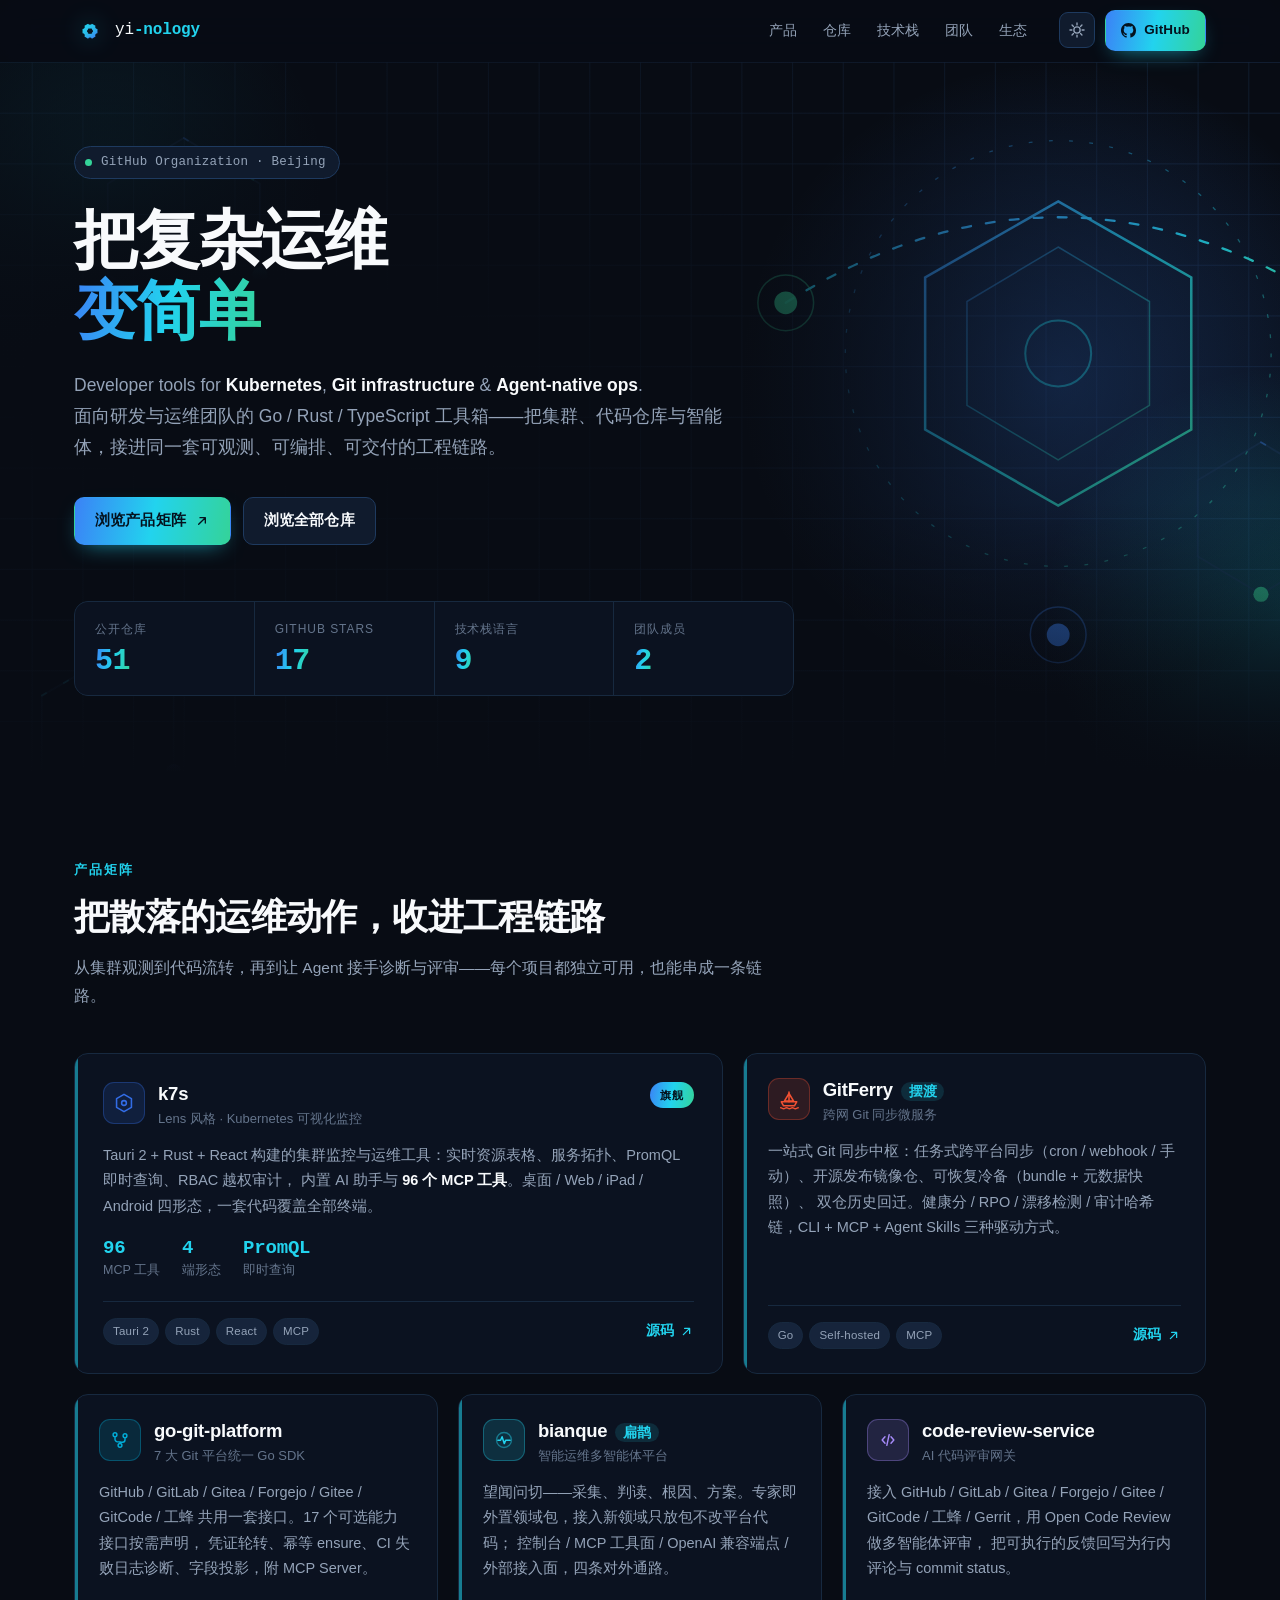
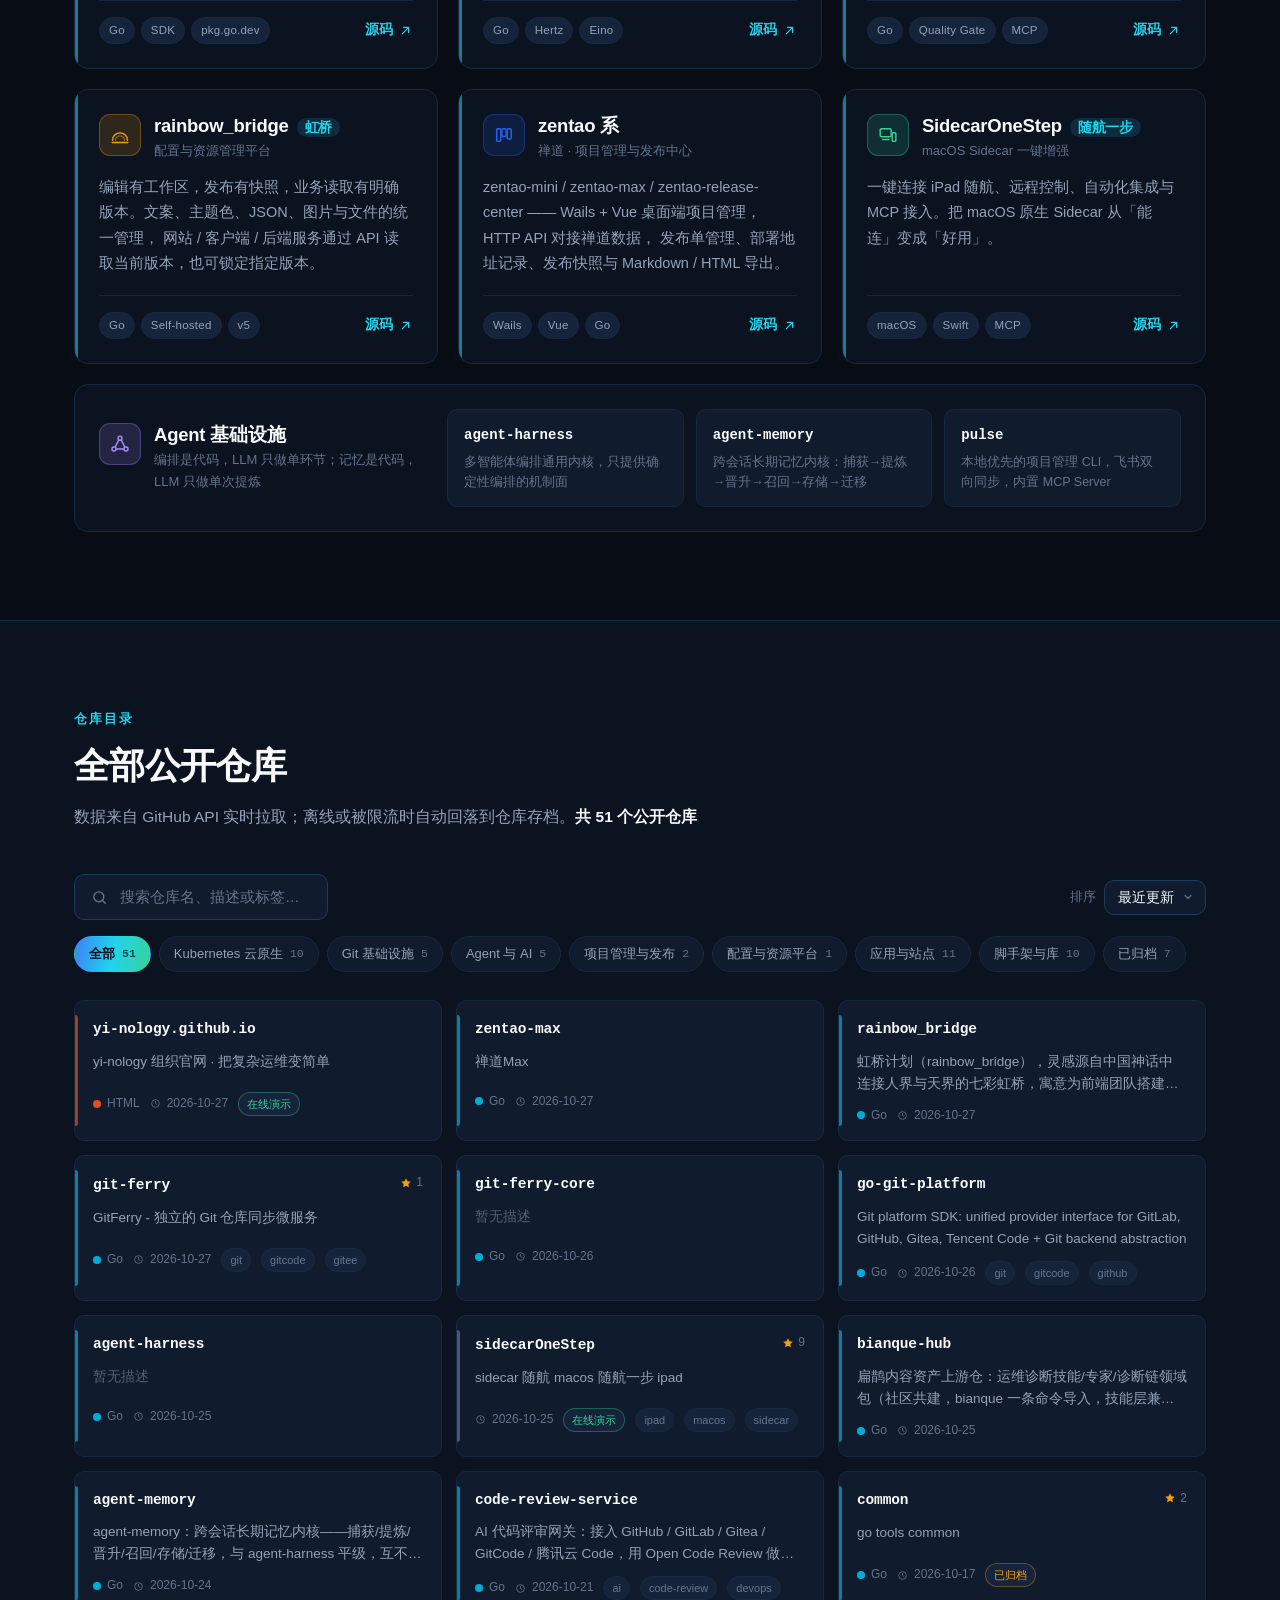
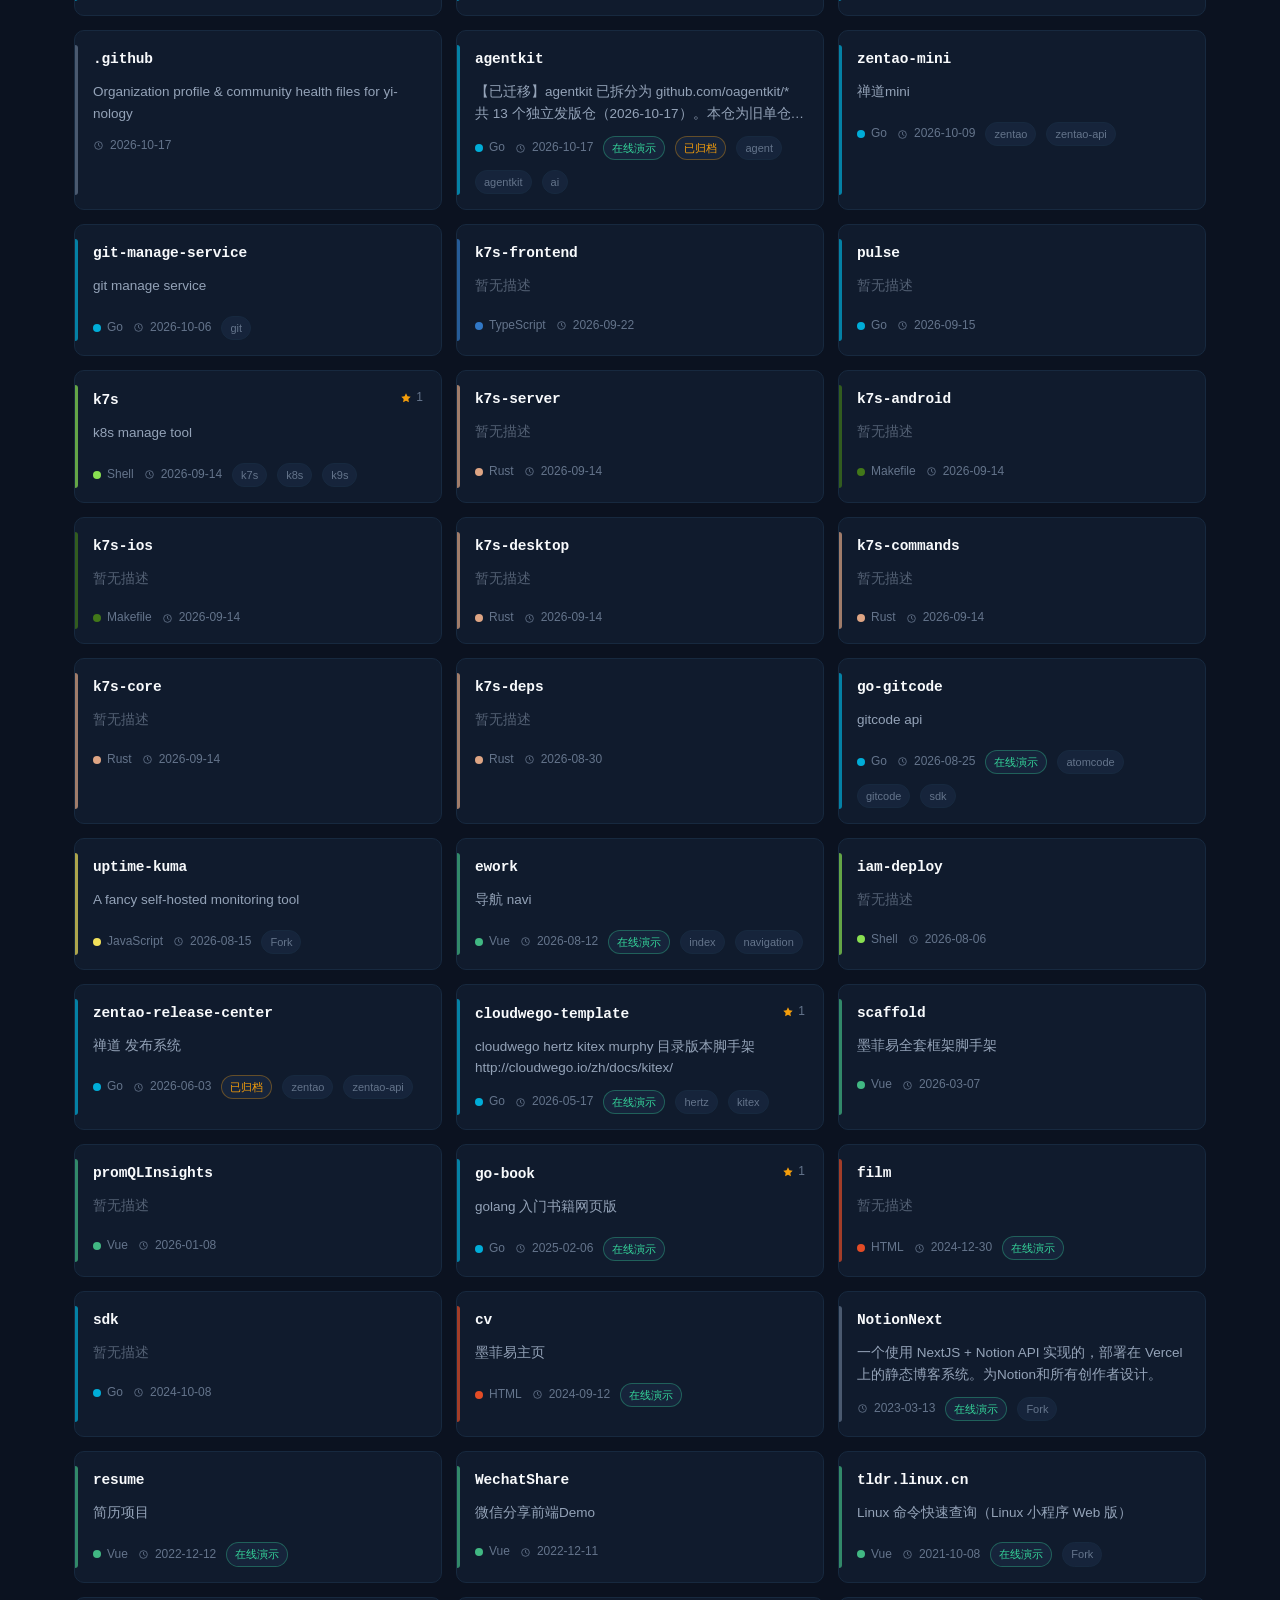
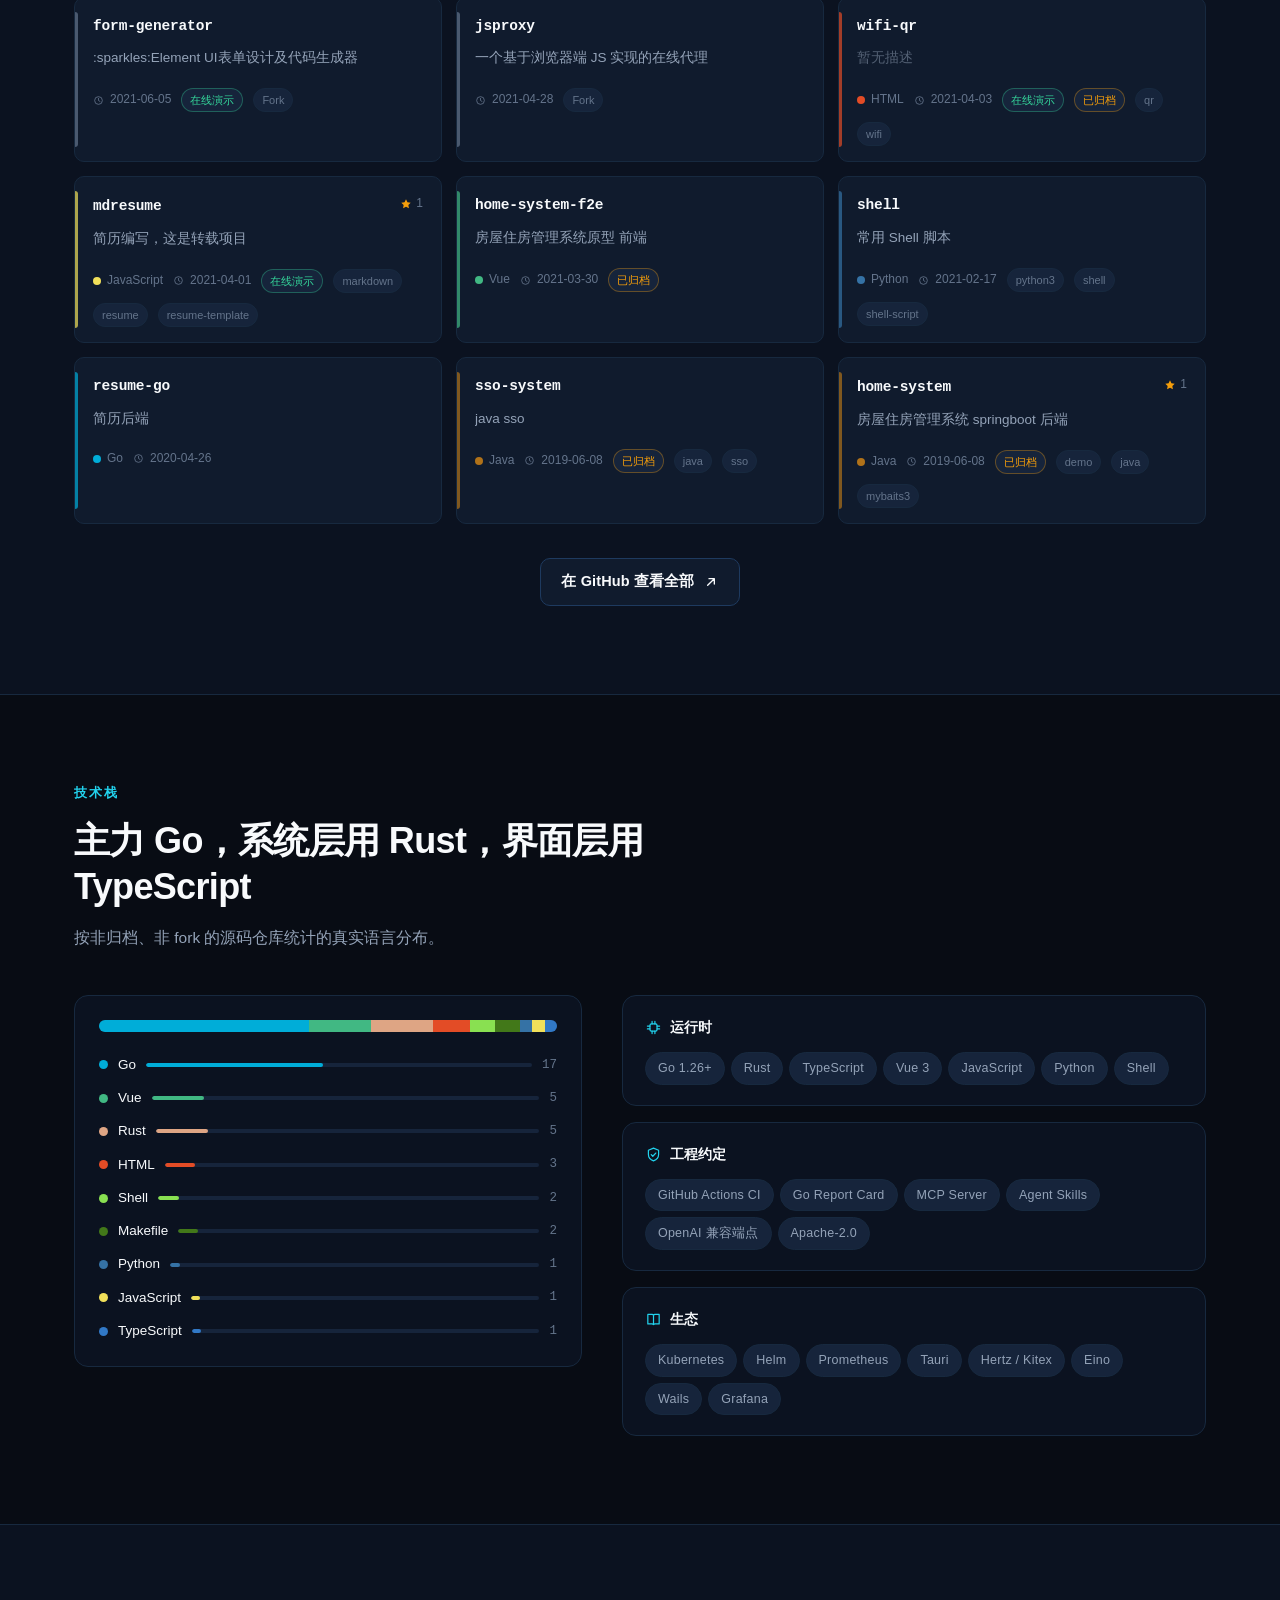
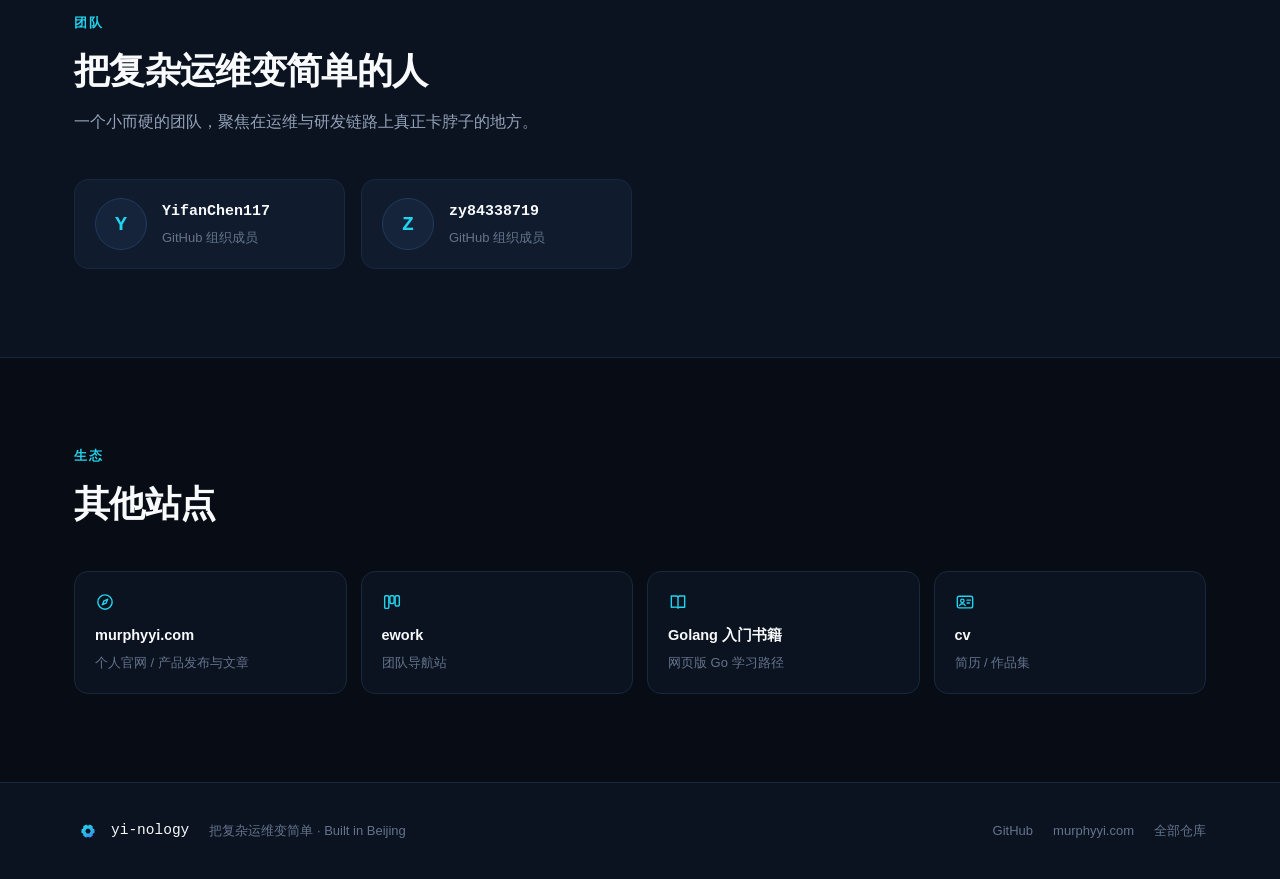
<file: index.html>
<!DOCTYPE html>
<html lang="zh-CN" data-theme="dark">
<head>
<meta charset="utf-8">
<meta name="viewport" content="width=device-width, initial-scale=1, viewport-fit=cover">
<title>yi-nology · 把复杂运维变简单</title>
<meta name="description" content="yi-nology 是一个开发者工具组织：Kubernetes 可视化监控、Git 基础设施、Agent 原生运维。面向研发与运维团队的 Go / Rust / TypeScript 工具箱。">
<meta name="theme-color" content="#0B1220">
<meta name="color-scheme" content="dark light">
<link rel="icon" href="assets/img/favicon.svg" type="image/svg+xml">
<link rel="canonical" href="https://yi-nology.github.io/">

<meta property="og:type" content="website">
<meta property="og:url" content="https://yi-nology.github.io/">
<meta property="og:title" content="yi-nology · 把复杂运维变简单">
<meta property="og:description" content="Developer tools for Kubernetes, Git infrastructure & Agent-native ops.">
<meta property="og:image" content="https://yi-nology.github.io/assets/img/og.png">
<meta property="og:site_name" content="yi-nology">
<meta name="twitter:card" content="summary_large_image">
<meta name="twitter:title" content="yi-nology · 把复杂运维变简单">
<meta name="twitter:description" content="Developer tools for Kubernetes, Git infrastructure & Agent-native ops.">
<meta name="twitter:image" content="https://yi-nology.github.io/assets/img/og.png">

<link rel="stylesheet" href="assets/css/style.css">
<script type="application/ld+json">
{
  "@context": "https://schema.org",
  "@type": "Organization",
  "name": "yi-nology",
  "url": "https://github.com/yi-nology",
  "logo": "https://yi-nology.github.io/assets/img/mark.svg",
  "description": "把复杂运维变简单 · Developer tools for Kubernetes, Git infrastructure & Agent-native ops",
  "email": "zhangyi@murphyyi.com",
  "address": { "@type": "PostalAddress", "addressLocality": "Beijing" },
  "sameAs": ["https://github.com/yi-nology", "https://murphyyi.com"]
}
</script>
</head>
<body id="top">

<svg class="sprite" aria-hidden="true" focusable="false" xmlns="http://www.w3.org/2000/svg">
  <symbol id="i-github" viewBox="0 0 16 16"><path fill="currentColor" d="M8 0C3.58 0 0 3.58 0 8c0 3.54 2.29 6.53 5.47 7.59.4.07.55-.17.55-.38 0-.19-.01-.82-.01-1.49-2.01.37-2.53-.49-2.69-.94-.09-.23-.48-.94-.82-1.13-.28-.15-.68-.52-.01-.53.63-.01 1.08.58 1.23.82.72 1.21 1.87.87 2.33.66.07-.52.28-.87.51-1.07-1.78-.2-3.64-.89-3.64-3.95 0-.87.31-1.59.82-2.15-.08-.2-.36-1.02.08-2.12 0 0 .67-.21 2.2.82a7.7 7.7 0 0 1 2-.27c.68 0 1.36.09 2 .27 1.53-1.04 2.2-.82 2.2-.82.44 1.1.16 1.92.08 2.12.51.56.82 1.27.82 2.15 0 3.07-1.87 3.75-3.65 3.95.29.25.54.73.54 1.48 0 1.07-.01 1.93-.01 2.2 0 .21.15.46.55.38A8.01 8.01 0 0 0 16 8c0-4.42-3.58-8-8-8Z"/></symbol>
  <symbol id="i-arrow" viewBox="0 0 24 24"><path fill="none" stroke="currentColor" stroke-width="2" stroke-linecap="round" stroke-linejoin="round" d="M7 17 17 7M9 7h8v8"/></symbol>
  <symbol id="i-search" viewBox="0 0 24 24"><circle cx="11" cy="11" r="7" fill="none" stroke="currentColor" stroke-width="2"/><path d="m20 20-3.6-3.6" fill="none" stroke="currentColor" stroke-width="2" stroke-linecap="round"/></symbol>
  <symbol id="i-star" viewBox="0 0 24 24"><path fill="currentColor" d="m12 2.6 2.9 5.9 6.5.9-4.7 4.6 1.1 6.5L12 17.4 6.2 20.5l1.1-6.5L2.6 9.4l6.5-.9Z"/></symbol>
  <symbol id="i-fork" viewBox="0 0 24 24"><circle cx="6" cy="5" r="2.4" fill="none" stroke="currentColor" stroke-width="1.8"/><circle cx="6" cy="19" r="2.4" fill="none" stroke="currentColor" stroke-width="1.8"/><circle cx="18" cy="12" r="2.4" fill="none" stroke="currentColor" stroke-width="1.8"/><path d="M6 7.4v9.2M8.4 12H15.6" fill="none" stroke="currentColor" stroke-width="1.8" stroke-linecap="round"/></symbol>
  <symbol id="i-clock" viewBox="0 0 24 24"><circle cx="12" cy="12" r="8.4" fill="none" stroke="currentColor" stroke-width="1.8"/><path d="M12 7.4V12l3.2 2" fill="none" stroke="currentColor" stroke-width="1.8" stroke-linecap="round"/></symbol>
  <symbol id="i-sun" viewBox="0 0 24 24"><circle cx="12" cy="12" r="4.2" fill="none" stroke="currentColor" stroke-width="1.8"/><path d="M12 2.6v2.6M12 18.8v2.6M2.6 12h2.6M18.8 12h2.6M5.4 5.4l1.9 1.9M16.7 16.7l1.9 1.9M18.6 5.4l-1.9 1.9M7.3 16.7l-1.9 1.9" stroke="currentColor" stroke-width="1.8" stroke-linecap="round"/></symbol>
  <symbol id="i-moon" viewBox="0 0 24 24"><path d="M20 14.2A8.4 8.4 0 0 1 9.8 4 8.6 8.6 0 1 0 20 14.2Z" fill="none" stroke="currentColor" stroke-width="1.8" stroke-linejoin="round"/></symbol>
  <symbol id="i-hex" viewBox="0 0 24 24"><path d="M12 2.6 20.1 7.3v9.4L12 21.4 3.9 16.7V7.3Z" fill="none" stroke="currentColor" stroke-width="1.7" stroke-linejoin="round"/><circle cx="12" cy="12" r="2.6" fill="none" stroke="currentColor" stroke-width="1.7"/></symbol>
  <symbol id="i-ferry" viewBox="0 0 24 24"><path d="M3.6 15.1h16.8l-2.5 4.3H6.1Z" fill="none" stroke="currentColor" stroke-width="1.7" stroke-linejoin="round"/><path d="M12 15.1V4.3" fill="none" stroke="currentColor" stroke-width="1.7" stroke-linecap="round"/><path d="M12 6 7.1 14.1h9.8Z" fill="none" stroke="currentColor" stroke-width="1.7" stroke-linejoin="round"/><path d="M2.9 21.5c1.6 0 1.6 1.1 3.2 1.1s1.6-1.1 3.2-1.1 1.6 1.1 3.2 1.1 1.6-1.1 3.2-1.1 1.6 1.1 3.2 1.1 1.6-1.1 3.2-1.1" fill="none" stroke="currentColor" stroke-width="1.5" stroke-linecap="round"/></symbol>
  <symbol id="i-branch" viewBox="0 0 24 24"><circle cx="6" cy="5.6" r="2.3" fill="none" stroke="currentColor" stroke-width="1.7"/><circle cx="18" cy="6.8" r="2.3" fill="none" stroke="currentColor" stroke-width="1.7"/><circle cx="12" cy="18.4" r="2.3" fill="none" stroke="currentColor" stroke-width="1.7"/><path d="M6 7.9v3.3a3 3 0 0 0 3 3h3.6M18 9.1v2.5a3 3 0 0 1-3 3H11.7" fill="none" stroke="currentColor" stroke-width="1.7" stroke-linecap="round"/></symbol>
  <symbol id="i-pulse" viewBox="0 0 24 24"><circle cx="12" cy="12" r="9" fill="none" stroke="currentColor" stroke-width="1.6" opacity=".45"/><path d="M4.6 12.4h3.3l1.8-4.3 2.6 8.2 1.7-3.9h5.4" fill="none" stroke="currentColor" stroke-width="1.8" stroke-linecap="round" stroke-linejoin="round"/></symbol>
  <symbol id="i-review" viewBox="0 0 24 24"><path d="M8.4 8 5 12l3.4 4M15.6 8 19 12l-3.4 4M13.4 5.6l-2.8 12.8" fill="none" stroke="currentColor" stroke-width="1.7" stroke-linecap="round" stroke-linejoin="round"/></symbol>
  <symbol id="i-rainbow" viewBox="0 0 24 24"><path d="M3 18.4a9 9 0 0 1 18 0" fill="none" stroke="currentColor" stroke-width="1.7" stroke-linecap="round"/><path d="M6.6 18.4a5.4 5.4 0 0 1 10.8 0" fill="none" stroke="currentColor" stroke-width="1.7" stroke-linecap="round" opacity=".55"/><path d="M2.6 21h18.8" stroke="currentColor" stroke-width="1.7" stroke-linecap="round"/></symbol>
  <symbol id="i-board" viewBox="0 0 24 24"><rect x="3.2" y="4.4" width="5" height="15.2" rx="1.4" fill="none" stroke="currentColor" stroke-width="1.7"/><rect x="9.5" y="4.4" width="5" height="9.4" rx="1.4" fill="none" stroke="currentColor" stroke-width="1.7"/><rect x="15.8" y="4.4" width="5" height="12.4" rx="1.4" fill="none" stroke="currentColor" stroke-width="1.7"/></symbol>
  <symbol id="i-screen" viewBox="0 0 24 24"><rect x="2.6" y="4.4" width="13.2" height="9.6" rx="1.6" fill="none" stroke="currentColor" stroke-width="1.7"/><rect x="17" y="9.2" width="4.4" height="10.4" rx="1.4" fill="none" stroke="currentColor" stroke-width="1.7"/><path d="M5.4 17.4h7.6" stroke="currentColor" stroke-width="1.7" stroke-linecap="round"/></symbol>
  <symbol id="i-agent" viewBox="0 0 24 24"><circle cx="12" cy="5" r="2.4" fill="none" stroke="currentColor" stroke-width="1.7"/><circle cx="4.8" cy="18" r="2.4" fill="none" stroke="currentColor" stroke-width="1.7"/><circle cx="19.2" cy="18" r="2.4" fill="none" stroke="currentColor" stroke-width="1.7"/><path d="M10.6 7 6.2 15.8M13.4 7l4.4 8.8M7.2 18h9.6" fill="none" stroke="currentColor" stroke-width="1.7" stroke-linecap="round"/></symbol>
  <symbol id="i-chip" viewBox="0 0 24 24"><rect x="7" y="7" width="10" height="10" rx="2" fill="none" stroke="currentColor" stroke-width="1.7"/><path d="M10 3.4v3.6M14 3.4v3.6M10 17v3.6M14 17v3.6M3.4 10H7M3.4 14H7M17 10h3.6M17 14h3.6" stroke="currentColor" stroke-width="1.7" stroke-linecap="round"/></symbol>
  <symbol id="i-shield" viewBox="0 0 24 24"><path d="M12 3 4.8 6v6c0 4.2 3 7.6 7.2 9 4.2-1.4 7.2-4.8 7.2-9V6Z" fill="none" stroke="currentColor" stroke-width="1.7" stroke-linejoin="round"/><path d="m8.8 12.2 2.2 2.2 4.2-4.4" fill="none" stroke="currentColor" stroke-width="1.8" stroke-linecap="round" stroke-linejoin="round"/></symbol>
  <symbol id="i-book" viewBox="0 0 24 24"><path d="M4 4.8h6a2.6 2.6 0 0 1 2 1 2.6 2.6 0 0 1 2-1h6v13.4h-6a2.6 2.6 0 0 0-2 1 2.6 2.6 0 0 0-2-1H4Z" fill="none" stroke="currentColor" stroke-width="1.7" stroke-linejoin="round"/><path d="M12 5.8v13.4" stroke="currentColor" stroke-width="1.7"/></symbol>
  <symbol id="i-compass" viewBox="0 0 24 24"><circle cx="12" cy="12" r="8.6" fill="none" stroke="currentColor" stroke-width="1.7"/><path d="m15.2 8.8-1.9 4.5-4.5 1.9 1.9-4.5Z" fill="none" stroke="currentColor" stroke-width="1.7" stroke-linejoin="round"/></symbol>
  <symbol id="i-idcard" viewBox="0 0 24 24"><rect x="2.8" y="5" width="18.4" height="14" rx="2.2" fill="none" stroke="currentColor" stroke-width="1.7"/><circle cx="8.8" cy="10.6" r="2.1" fill="none" stroke="currentColor" stroke-width="1.6"/><path d="M5.4 16.2a3.8 3.8 0 0 1 6.8 0M14.4 9.8h4.2M14.4 13.2h3" fill="none" stroke="currentColor" stroke-width="1.6" stroke-linecap="round"/></symbol>
</svg>

<header class="site-nav" id="nav">
  <div class="wrap nav-inner">
    <a class="brand" href="#top" aria-label="yi-nology 首页">
      <img src="assets/img/mark-simple.svg" alt="" width="32" height="32" class="brand-mark">
      <span class="brand-text">yi<b>-nology</b></span>
    </a>
    <nav class="nav-links" aria-label="主导航">
      <a href="#products">产品</a>
      <a href="#repos">仓库</a>
      <a href="#stack">技术栈</a>
      <a href="#team">团队</a>
      <a href="#ecosystem">生态</a>
    </nav>
    <div class="nav-actions">
      <button class="icon-btn" id="themeToggle" type="button" aria-label="切换明暗主题" title="切换明暗主题">
        <svg class="icon-sun" width="18" height="18" aria-hidden="true"><use href="#i-sun"/></svg>
        <svg class="icon-moon" width="18" height="18" aria-hidden="true"><use href="#i-moon"/></svg>
      </button>
      <a class="btn btn-primary btn-sm" href="https://github.com/yi-nology" target="_blank" rel="noopener">
        <svg width="15" height="15" aria-hidden="true"><use href="#i-github"/></svg>
        <span>GitHub</span>
      </a>
    </div>
  </div>
</header>

<main>

  <!-- ══════════════ HERO ══════════════ -->
  <section class="hero">
    <div class="hero-bg" aria-hidden="true">
      <svg viewBox="0 0 1200 560" preserveAspectRatio="xMidYMid slice" class="hero-constellation">
        <defs>
          <pattern id="hgrid" width="40" height="40" patternUnits="userSpaceOnUse">
            <path d="M40 0H0V40" fill="none" stroke="var(--line)" stroke-width="1" opacity=".5"/>
          </pattern>
          <radialGradient id="hglow1" cx="50%" cy="50%" r="50%">
            <stop offset="0%" stop-color="#3B82F6" stop-opacity=".34"/>
            <stop offset="100%" stop-color="#3B82F6" stop-opacity="0"/>
          </radialGradient>
          <radialGradient id="hglow2" cx="50%" cy="50%" r="50%">
            <stop offset="0%" stop-color="#22D3EE" stop-opacity=".26"/>
            <stop offset="100%" stop-color="#22D3EE" stop-opacity="0"/>
          </radialGradient>
          <linearGradient id="hflow" x1="0%" y1="0%" x2="100%" y2="100%">
            <stop offset="0%" stop-color="#3B82F6"/>
            <stop offset="50%" stop-color="#22D3EE"/>
            <stop offset="100%" stop-color="#34D399"/>
          </linearGradient>
        </defs>

        <rect width="1200" height="560" fill="url(#hgrid)"/>
        <circle cx="930" cy="250" r="250" fill="url(#hglow1)"/>
        <circle cx="1110" cy="430" r="190" fill="url(#hglow2)"/>
        <circle cx="180" cy="90" r="170" fill="url(#hglow2)" opacity=".6"/>

        <g class="constellation">
          <g class="hero-mark">
            <g class="flow" fill="none" stroke="url(#hflow)" stroke-width="1.8" stroke-linecap="round">
              <path d="M 715 190 Q 930 55 1145 190"/>
              <path d="M 930 372 L 930 452"/>
            </g>

            <circle cx="715" cy="190" r="9" fill="#34D399" opacity=".9"/>
            <circle cx="1145" cy="190" r="9" fill="#34D399" opacity=".9"/>
            <circle cx="930" cy="452" r="9" fill="#3B82F6" opacity=".9"/>

            <polygon points="930,110 1035,170 1035,290 930,350 825,290 825,170"
                     fill="none" stroke="url(#hflow)" stroke-width="2" opacity=".85"/>
            <polygon points="930,146 1002,189 1002,271 930,314 858,271 858,189"
                     fill="none" stroke="url(#hflow)" stroke-width="1.2" opacity=".45"/>
            <circle cx="930" cy="230" r="26" fill="none" stroke="#22D3EE" stroke-width="1.6" opacity=".55"/>
            <circle class="orbit" cx="930" cy="230" r="168" fill="none" stroke="url(#hflow)"
                    stroke-width="1" stroke-dasharray="3 13" opacity=".45"/>

            <circle cx="715" cy="190" r="22" fill="none" stroke="#34D399" stroke-width="1.2" opacity=".5"/>
            <circle cx="1145" cy="190" r="22" fill="none" stroke="#34D399" stroke-width="1.2" opacity=".5"/>
            <circle cx="930" cy="452" r="22" fill="none" stroke="#3B82F6" stroke-width="1.2" opacity=".5"/>
          </g>

          <g class="scatter" fill="none" stroke="var(--line)" stroke-width="1.4">
            <polygon points="240,60 300,96 300,168 240,204 180,168 180,96" opacity=".5"/>
            <polygon points="180,470 232,500 232,560 180,590 128,560 128,500" opacity=".35"/>
            <polygon points="1090,300 1140,330 1140,390 1090,420 1040,390 1040,330" opacity=".45"/>
          </g>

          <g class="flow faint" fill="none" stroke="url(#hflow)" stroke-width="1.4" stroke-linecap="round">
            <path d="M 240 60 300 96"/>
            <path d="M 1090 300 1140 330"/>
            <path d="M 128 500 180 470"/>
          </g>

          <g class="nodes">
            <circle cx="300" cy="168" r="6" fill="#22D3EE" opacity=".7"/>
            <circle cx="1090" cy="420" r="6" fill="#34D399" opacity=".7"/>
            <circle cx="232" cy="560" r="6" fill="#3B82F6" opacity=".7"/>
          </g>
        </g>
      </svg>
      <div class="hero-fade"></div>
    </div>

    <div class="wrap hero-inner">
      <p class="eyebrow">
        <span class="pulse-dot"></span>
        GitHub Organization · Beijing
      </p>
      <h1 class="hero-title">把复杂运维<br><span class="grad">变简单</span></h1>
      <p class="hero-sub">
        Developer tools for <b>Kubernetes</b>, <b>Git infrastructure</b> &amp; <b>Agent-native ops</b>.<br>
        面向研发与运维团队的 Go / Rust / TypeScript 工具箱——把集群、代码仓库与智能体，接进同一套可观测、可编排、可交付的工程链路。
      </p>
      <div class="hero-cta">
        <a class="btn btn-primary" href="#products">
          浏览产品矩阵
          <svg width="16" height="16" aria-hidden="true"><use href="#i-arrow"/></svg>
        </a>
        <a class="btn btn-ghost" href="#repos">浏览全部仓库</a>
      </div>

      <dl class="stat-strip" id="statStrip">
        <div class="stat"><dt>公开仓库</dt><dd><span class="num" data-count="51">0</span></dd></div>
        <div class="stat"><dt>GitHub Stars</dt><dd><span class="num" data-count="17">0</span></dd></div>
        <div class="stat"><dt>技术栈语言</dt><dd><span class="num" data-count="9">0</span></dd></div>
        <div class="stat"><dt>团队成员</dt><dd><span class="num" data-count="2">0</span></dd></div>
      </dl>
    </div>
  </section>

  <!-- ══════════════ PRODUCTS ══════════════ -->
  <section class="section" id="products">
    <div class="wrap">
      <header class="section-head">
        <p class="kicker">产品矩阵</p>
        <h2 class="section-title">把散落的运维动作，收进工程链路</h2>
        <p class="section-lede">
          从集群观测到代码流转，再到让 Agent 接手诊断与评审——每个项目都独立可用，也能串成一条链路。
        </p>
      </header>

      <div class="bento">
        <article class="card card-feature" data-accent="#326CE5">
          <div class="card-head">
            <span class="card-icon" style="--c:#326CE5"><svg width="22" height="22" aria-hidden="true"><use href="#i-hex"/></svg></span>
            <div>
              <h3 class="card-title">k7s</h3>
              <p class="card-tag">Lens 风格 · Kubernetes 可视化监控</p>
            </div>
            <span class="card-badge">旗舰</span>
          </div>
          <p class="card-desc">
            Tauri 2 + Rust + React 构建的集群监控与运维工具：实时资源表格、服务拓扑、PromQL 即时查询、RBAC 越权审计，
            内置 AI 助手与 <b>96 个 MCP 工具</b>。桌面 / Web / iPad / Android 四形态，一套代码覆盖全部终端。
          </p>
          <ul class="card-facts">
            <li><span>96</span> MCP 工具</li>
            <li><span>4</span> 端形态</li>
            <li><span>PromQL</span> 即时查询</li>
          </ul>
          <div class="card-foot">
            <div class="chips">
              <span class="chip">Tauri 2</span><span class="chip">Rust</span><span class="chip">React</span><span class="chip">MCP</span>
            </div>
            <a class="card-link" href="https://github.com/yi-nology/k7s" target="_blank" rel="noopener">
              源码 <svg width="15" height="15" aria-hidden="true"><use href="#i-arrow"/></svg>
            </a>
          </div>
        </article>

        <article class="card" data-accent="#F05032">
          <div class="card-head">
            <span class="card-icon" style="--c:#F05032"><svg width="22" height="22" aria-hidden="true"><use href="#i-ferry"/></svg></span>
            <div>
              <h3 class="card-title">GitFerry<span class="card-cn">摆渡</span></h3>
              <p class="card-tag">跨网 Git 同步微服务</p>
            </div>
          </div>
          <p class="card-desc">
            一站式 Git 同步中枢：任务式跨平台同步（cron / webhook / 手动）、开源发布镜像仓、可恢复冷备（bundle + 元数据快照）、
            双仓历史回迁。健康分 / RPO / 漂移检测 / 审计哈希链，CLI + MCP + Agent Skills 三种驱动方式。
          </p>
          <div class="card-foot">
            <div class="chips">
              <span class="chip">Go</span><span class="chip">Self-hosted</span><span class="chip">MCP</span>
            </div>
            <a class="card-link" href="https://github.com/yi-nology/git-ferry" target="_blank" rel="noopener">
              源码 <svg width="15" height="15" aria-hidden="true"><use href="#i-arrow"/></svg>
            </a>
          </div>
        </article>
      </div>

      <div class="grid-3">
        <article class="card" data-accent="#00ADD8">
          <div class="card-head">
            <span class="card-icon" style="--c:#00ADD8"><svg width="20" height="20" aria-hidden="true"><use href="#i-branch"/></svg></span>
            <div>
              <h3 class="card-title">go-git-platform</h3>
              <p class="card-tag">7 大 Git 平台统一 Go SDK</p>
            </div>
          </div>
          <p class="card-desc">
            GitHub / GitLab / Gitea / Forgejo / Gitee / GitCode / 工蜂 共用一套接口。17 个可选能力接口按需声明，
            凭证轮转、幂等 ensure、CI 失败日志诊断、字段投影，附 MCP Server。
          </p>
          <div class="card-foot">
            <div class="chips"><span class="chip">Go</span><span class="chip">SDK</span><span class="chip">pkg.go.dev</span></div>
            <a class="card-link" href="https://github.com/yi-nology/go-git-platform" target="_blank" rel="noopener">
              源码 <svg width="15" height="15" aria-hidden="true"><use href="#i-arrow"/></svg>
            </a>
          </div>
        </article>

        <article class="card" data-accent="#22D3EE">
          <div class="card-head">
            <span class="card-icon" style="--c:#22D3EE"><svg width="20" height="20" aria-hidden="true"><use href="#i-pulse"/></svg></span>
            <div>
              <h3 class="card-title">bianque<span class="card-cn">扁鹊</span></h3>
              <p class="card-tag">智能运维多智能体平台</p>
            </div>
          </div>
          <p class="card-desc">
            望闻问切——采集、判读、根因、方案。专家即外置领域包，接入新领域只放包不改平台代码；
            控制台 / MCP 工具面 / OpenAI 兼容端点 / 外部接入面，四条对外通路。
          </p>
          <div class="card-foot">
            <div class="chips"><span class="chip">Go</span><span class="chip">Hertz</span><span class="chip">Eino</span></div>
            <a class="card-link" href="https://github.com/yi-nology/bianque" target="_blank" rel="noopener">
              源码 <svg width="15" height="15" aria-hidden="true"><use href="#i-arrow"/></svg>
            </a>
          </div>
        </article>

        <article class="card" data-accent="#A78BFA">
          <div class="card-head">
            <span class="card-icon" style="--c:#A78BFA"><svg width="20" height="20" aria-hidden="true"><use href="#i-review"/></svg></span>
            <div>
              <h3 class="card-title">code-review-service</h3>
              <p class="card-tag">AI 代码评审网关</p>
            </div>
          </div>
          <p class="card-desc">
            接入 GitHub / GitLab / Gitea / Forgejo / Gitee / GitCode / 工蜂 / Gerrit，用 Open Code Review 做多智能体评审，
            把可执行的反馈回写为行内评论与 commit status。
          </p>
          <div class="card-foot">
            <div class="chips"><span class="chip">Go</span><span class="chip">Quality Gate</span><span class="chip">MCP</span></div>
            <a class="card-link" href="https://github.com/yi-nology/code-review-service" target="_blank" rel="noopener">
              源码 <svg width="15" height="15" aria-hidden="true"><use href="#i-arrow"/></svg>
            </a>
          </div>
        </article>

        <article class="card" data-accent="#F59E0B">
          <div class="card-head">
            <span class="card-icon" style="--c:#F59E0B"><svg width="20" height="20" aria-hidden="true"><use href="#i-rainbow"/></svg></span>
            <div>
              <h3 class="card-title">rainbow_bridge<span class="card-cn">虹桥</span></h3>
              <p class="card-tag">配置与资源管理平台</p>
            </div>
          </div>
          <p class="card-desc">
            编辑有工作区，发布有快照，业务读取有明确版本。文案、主题色、JSON、图片与文件的统一管理，
            网站 / 客户端 / 后端服务通过 API 读取当前版本，也可锁定指定版本。
          </p>
          <div class="card-foot">
            <div class="chips"><span class="chip">Go</span><span class="chip">Self-hosted</span><span class="chip">v5</span></div>
            <a class="card-link" href="https://github.com/yi-nology/rainbow_bridge" target="_blank" rel="noopener">
              源码 <svg width="15" height="15" aria-hidden="true"><use href="#i-arrow"/></svg>
            </a>
          </div>
        </article>

        <article class="card" data-accent="#2563EB">
          <div class="card-head">
            <span class="card-icon" style="--c:#2563EB"><svg width="20" height="20" aria-hidden="true"><use href="#i-board"/></svg></span>
            <div>
              <h3 class="card-title">zentao 系</h3>
              <p class="card-tag">禅道 · 项目管理与发布中心</p>
            </div>
          </div>
          <p class="card-desc">
            zentao-mini / zentao-max / zentao-release-center —— Wails + Vue 桌面端项目管理，HTTP API 对接禅道数据，
            发布单管理、部署地址记录、发布快照与 Markdown / HTML 导出。
          </p>
          <div class="card-foot">
            <div class="chips"><span class="chip">Wails</span><span class="chip">Vue</span><span class="chip">Go</span></div>
            <a class="card-link" href="https://github.com/yi-nology/zentao-mini" target="_blank" rel="noopener">
              源码 <svg width="15" height="15" aria-hidden="true"><use href="#i-arrow"/></svg>
            </a>
          </div>
        </article>

        <article class="card" data-accent="#34D399">
          <div class="card-head">
            <span class="card-icon" style="--c:#34D399"><svg width="20" height="20" aria-hidden="true"><use href="#i-screen"/></svg></span>
            <div>
              <h3 class="card-title">SidecarOneStep<span class="card-cn">随航一步</span></h3>
              <p class="card-tag">macOS Sidecar 一键增强</p>
            </div>
          </div>
          <p class="card-desc">
            一键连接 iPad 随航、远程控制、自动化集成与 MCP 接入。把 macOS 原生 Sidecar 从「能连」变成「好用」。
          </p>
          <div class="card-foot">
            <div class="chips"><span class="chip">macOS</span><span class="chip">Swift</span><span class="chip">MCP</span></div>
            <a class="card-link" href="https://github.com/yi-nology/sidecarOneStep" target="_blank" rel="noopener">
              源码 <svg width="15" height="15" aria-hidden="true"><use href="#i-arrow"/></svg>
            </a>
          </div>
        </article>
      </div>

      <div class="agent-strip">
        <div class="agent-strip-head">
          <span class="card-icon" style="--c:#A78BFA"><svg width="20" height="20" aria-hidden="true"><use href="#i-agent"/></svg></span>
          <div>
            <h3 class="card-title">Agent 基础设施</h3>
            <p class="card-tag">编排是代码，LLM 只做单环节；记忆是代码，LLM 只做单次提炼</p>
          </div>
        </div>
        <div class="agent-items">
          <a class="agent-item" href="https://github.com/yi-nology/agent-harness" target="_blank" rel="noopener">
            <b>agent-harness</b><span>多智能体编排通用内核，只提供确定性编排的机制面</span>
          </a>
          <a class="agent-item" href="https://github.com/yi-nology/agent-memory" target="_blank" rel="noopener">
            <b>agent-memory</b><span>跨会话长期记忆内核：捕获→提炼→晋升→召回→存储→迁移</span>
          </a>
          <a class="agent-item" href="https://github.com/yi-nology/pulse" target="_blank" rel="noopener">
            <b>pulse</b><span>本地优先的项目管理 CLI，飞书双向同步，内置 MCP Server</span>
          </a>
        </div>
      </div>
    </div>
  </section>

  <!-- ══════════════ REPOS ══════════════ -->
  <section class="section section-alt" id="repos">
    <div class="wrap">
      <header class="section-head">
        <p class="kicker">仓库目录</p>
        <h2 class="section-title">全部公开仓库</h2>
        <p class="section-lede">
          数据来自 GitHub API 实时拉取；离线或被限流时自动回落到仓库存档。<span id="repoCount" class="lede-num">—</span>
        </p>
      </header>

      <div class="repo-toolbar">
        <div class="repo-toolbar-top">
          <div class="search-box">
            <svg width="17" height="17" aria-hidden="true"><use href="#i-search"/></svg>
            <input type="search" id="repoSearch" placeholder="搜索仓库名、描述或标签…" aria-label="搜索仓库" autocomplete="off" spellcheck="false">
          </div>
          <label class="sort-box">
            <span>排序</span>
            <select id="repoSort" aria-label="仓库排序方式">
              <option value="pushed">最近更新</option>
              <option value="stars">Star 最多</option>
            </select>
          </label>
        </div>
        <div class="filter-chips" id="repoFilters" role="group" aria-label="按分类筛选仓库"></div>
      </div>

      <div class="repo-grid" id="repoGrid" aria-live="polite"></div>
      <p class="empty-state" id="repoEmpty" hidden>没有匹配的仓库，换个关键词试试。</p>

      <div class="repo-more">
        <a class="btn btn-ghost" href="https://github.com/orgs/yi-nology/repositories" target="_blank" rel="noopener">
          在 GitHub 查看全部
          <svg width="16" height="16" aria-hidden="true"><use href="#i-arrow"/></svg>
        </a>
      </div>
    </div>
  </section>

  <!-- ══════════════ STACK ══════════════ -->
  <section class="section" id="stack">
    <div class="wrap">
      <header class="section-head">
        <p class="kicker">技术栈</p>
        <h2 class="section-title">主力 Go，系统层用 Rust，界面层用 TypeScript</h2>
        <p class="section-lede">按非归档、非 fork 的源码仓库统计的真实语言分布。</p>
      </header>

      <div class="stack-layout">
        <div class="lang-panel">
          <div class="lang-bar" id="langBar" role="img" aria-label="语言分布"></div>
          <ul class="lang-list" id="langList"></ul>
        </div>
        <div class="stack-panels">
          <div class="stack-panel">
            <h3 class="stack-panel-title"><svg width="17" height="17" aria-hidden="true"><use href="#i-chip"/></svg>运行时</h3>
            <div class="chips chips-lg">
              <span class="chip">Go 1.26+</span><span class="chip">Rust</span><span class="chip">TypeScript</span>
              <span class="chip">Vue 3</span><span class="chip">JavaScript</span><span class="chip">Python</span><span class="chip">Shell</span>
            </div>
          </div>
          <div class="stack-panel">
            <h3 class="stack-panel-title"><svg width="17" height="17" aria-hidden="true"><use href="#i-shield"/></svg>工程约定</h3>
            <div class="chips chips-lg">
              <span class="chip">GitHub Actions CI</span><span class="chip">Go Report Card</span><span class="chip">MCP Server</span>
              <span class="chip">Agent Skills</span><span class="chip">OpenAI 兼容端点</span><span class="chip">Apache-2.0</span>
            </div>
          </div>
          <div class="stack-panel">
            <h3 class="stack-panel-title"><svg width="17" height="17" aria-hidden="true"><use href="#i-book"/></svg>生态</h3>
            <div class="chips chips-lg">
              <span class="chip">Kubernetes</span><span class="chip">Helm</span><span class="chip">Prometheus</span>
              <span class="chip">Tauri</span><span class="chip">Hertz / Kitex</span><span class="chip">Eino</span>
              <span class="chip">Wails</span><span class="chip">Grafana</span>
            </div>
          </div>
        </div>
      </div>
    </div>
  </section>

  <!-- ══════════════ TEAM ══════════════ -->
  <section class="section section-alt" id="team">
    <div class="wrap">
      <header class="section-head">
        <p class="kicker">团队</p>
        <h2 class="section-title">把复杂运维变简单的人</h2>
        <p class="section-lede">一个小而硬的团队，聚焦在运维与研发链路上真正卡脖子的地方。</p>
      </header>
      <div class="team-grid" id="teamGrid"></div>
    </div>
  </section>

  <!-- ══════════════ ECOSYSTEM ══════════════ -->
  <section class="section" id="ecosystem">
    <div class="wrap">
      <header class="section-head">
        <p class="kicker">生态</p>
        <h2 class="section-title">其他站点</h2>
      </header>
      <div class="eco-grid">
        <a class="eco-card" href="https://murphyyi.com" target="_blank" rel="noopener">
          <svg width="20" height="20" aria-hidden="true"><use href="#i-compass"/></svg>
          <b>murphyyi.com</b><span>个人官网 / 产品发布与文章</span>
          <svg class="eco-arrow" width="16" height="16" aria-hidden="true"><use href="#i-arrow"/></svg>
        </a>
        <a class="eco-card" href="https://yi-nology.github.io/ework" target="_blank" rel="noopener">
          <svg width="20" height="20" aria-hidden="true"><use href="#i-board"/></svg>
          <b>ework</b><span>团队导航站</span>
          <svg class="eco-arrow" width="16" height="16" aria-hidden="true"><use href="#i-arrow"/></svg>
        </a>
        <a class="eco-card" href="https://yi-nology.github.io/go-book" target="_blank" rel="noopener">
          <svg width="20" height="20" aria-hidden="true"><use href="#i-book"/></svg>
          <b>Golang 入门书籍</b><span>网页版 Go 学习路径</span>
          <svg class="eco-arrow" width="16" height="16" aria-hidden="true"><use href="#i-arrow"/></svg>
        </a>
        <a class="eco-card" href="https://github.com/yi-nology/cv" target="_blank" rel="noopener">
          <svg width="20" height="20" aria-hidden="true"><use href="#i-idcard"/></svg>
          <b>cv</b><span>简历 / 作品集</span>
          <svg class="eco-arrow" width="16" height="16" aria-hidden="true"><use href="#i-arrow"/></svg>
        </a>
      </div>
    </div>
  </section>

</main>

<footer class="site-footer">
  <div class="wrap footer-inner">
    <div class="footer-brand">
      <img src="assets/img/mark-simple.svg" alt="" width="28" height="28">
      <span>yi-nology</span>
    </div>
    <p class="footer-note">把复杂运维变简单 · Built in Beijing</p>
    <nav class="footer-links" aria-label="页脚导航">
      <a href="https://github.com/yi-nology" target="_blank" rel="noopener">GitHub</a>
      <a href="https://murphyyi.com" target="_blank" rel="noopener">murphyyi.com</a>
      <a href="https://github.com/orgs/yi-nology/repositories" target="_blank" rel="noopener">全部仓库</a>
    </nav>
  </div>
</footer>

<script src="assets/js/app.js" defer></script>
</body>
</html>
</file>
<file: assets/css/style.css>
/* ══════════════════════════════════════════════════════════
   yi-nology.github.io — 设计基线见 DESIGN.md
   风格：深色画布 / 细线框 / 等宽字体 / 一处高亮 / 真实数据
   ══════════════════════════════════════════════════════════ */

:root {
  --bg:        #080C14;
  --bg-1:      #0B1220;
  --bg-2:      #101B2D;
  --bg-3:      #16243B;
  --line:      #1E3A5F;
  --line-soft: #17293F;
  --ink:       #F8FAFC;
  --ink-2:     #94A3B8;
  --ink-3:     #64748B;

  --blue:   #3B82F6;
  --cyan:   #22D3EE;
  --green:  #34D399;
  --amber:  #F59E0B;
  --violet: #A78BFA;
  --orange: #F05032;

  --grad: linear-gradient(100deg, var(--blue) 0%, var(--cyan) 50%, var(--green) 100%);
  --grad-soft: linear-gradient(100deg, rgba(59,130,246,.16), rgba(34,211,238,.14), rgba(52,211,153,.14));

  --font-sans: -apple-system, BlinkMacSystemFont, "Segoe UI", "PingFang SC",
               "Hiragino Sans GB", "Microsoft YaHei", "Noto Sans CJK SC", sans-serif;
  --font-mono: ui-monospace, SFMono-Regular, "SF Mono", Menlo, Consolas,
               "Liberation Mono", "Noto Sans Mono CJK SC", monospace;

  --radius:    14px;
  --radius-sm: 10px;
  --shadow: 0 1px 2px rgba(0,0,0,.4), 0 12px 32px -12px rgba(0,0,0,.55);
  --shadow-lift: 0 2px 4px rgba(0,0,0,.4), 0 22px 48px -18px rgba(0,0,0,.7);

  --nav-h: 62px;
  --ease: cubic-bezier(.22, .61, .36, 1);
}

[data-theme="light"] {
  --bg:        #F5F8FC;
  --bg-1:      #FFFFFF;
  --bg-2:      #FFFFFF;
  --bg-3:      #EEF3FA;
  --line:      #D8E2EF;
  --line-soft: #E7EEF7;
  --ink:       #0B1220;
  --ink-2:     #4A5A70;
  --ink-3:     #7A8AA0;
  --blue:      #2563EB;
  --cyan:      #0891B2;
  --green:     #059669;
  --amber:     #B45309;
  --violet:    #7C3AED;
  --orange:    #C2410C;
  --grad-soft: linear-gradient(100deg, rgba(37,99,235,.10), rgba(8,145,178,.09), rgba(5,150,105,.09));
  --shadow: 0 1px 2px rgba(16,32,58,.06), 0 12px 28px -14px rgba(16,32,58,.18);
  --shadow-lift: 0 2px 4px rgba(16,32,58,.07), 0 22px 44px -20px rgba(16,32,58,.28);
}

/* ── reset ─────────────────────────────────────────────── */
*, *::before, *::after { box-sizing: border-box; }
html { -webkit-text-size-adjust: 100%; scroll-behavior: smooth; scroll-padding-top: calc(var(--nav-h) + 20px); }
body {
  margin: 0;
  background: var(--bg);
  color: var(--ink);
  font-family: var(--font-sans);
  font-size: 15.5px;
  line-height: 1.65;
  -webkit-font-smoothing: antialiased;
  -moz-osx-font-smoothing: grayscale;
  overflow-x: hidden;
}
h1, h2, h3, h4, p, dl, dd, figure { margin: 0; }
ul, ol { margin: 0; padding: 0; list-style: none; }
a { color: inherit; text-decoration: none; }
img, svg { display: block; }
button { font: inherit; color: inherit; background: none; border: 0; cursor: pointer; }
::selection { background: rgba(34,211,238,.28); color: var(--ink); }
:focus-visible { outline: 2px solid var(--cyan); outline-offset: 3px; border-radius: 6px; }

.sprite { position: absolute; width: 0; height: 0; overflow: hidden; }

.wrap { width: 100%; max-width: 1180px; margin: 0 auto; padding: 0 24px; }

/* ── typography helpers ────────────────────────────────── */
.kicker {
  font-size: 12.5px; font-weight: 600; letter-spacing: .16em; text-transform: uppercase;
  color: var(--cyan); margin-bottom: 14px;
}
.grad {
  background: var(--grad);
  -webkit-background-clip: text; background-clip: text;
  color: transparent; -webkit-text-fill-color: transparent;
}
.lede-num { color: var(--ink); font-weight: 600; font-variant-numeric: tabular-nums; }

/* ── buttons ───────────────────────────────────────────── */
.btn {
  display: inline-flex; align-items: center; gap: 8px;
  padding: 11px 20px; border-radius: var(--radius-sm);
  font-size: 14.5px; font-weight: 600; letter-spacing: .01em;
  border: 1px solid transparent;
  transition: transform .18s var(--ease), background .18s var(--ease),
              border-color .18s var(--ease), box-shadow .18s var(--ease);
  white-space: nowrap;
}
.btn:hover { transform: translateY(-1px); }
.btn:active { transform: translateY(0); }
.btn-primary {
  background: var(--grad); color: #04121E; font-weight: 700;
  box-shadow: 0 8px 22px -10px rgba(34,211,238,.7);
}
.btn-primary:hover { box-shadow: 0 12px 28px -10px rgba(34,211,238,.85); }
[data-theme="light"] .btn-primary { color: #FFFFFF; }
.btn-ghost {
  background: var(--bg-2); color: var(--ink);
  border-color: var(--line);
}
.btn-ghost:hover { border-color: var(--cyan); color: var(--cyan); }
.btn-sm { padding: 8px 15px; font-size: 13.5px; }

.icon-btn {
  display: grid; place-items: center; width: 36px; height: 36px;
  border-radius: 9px; border: 1px solid var(--line); background: var(--bg-2);
  color: var(--ink-2); transition: color .18s var(--ease), border-color .18s var(--ease);
}
.icon-btn:hover { color: var(--cyan); border-color: var(--cyan); }
.icon-moon { display: none; }
[data-theme="light"] .icon-sun { display: none; }
[data-theme="light"] .icon-moon { display: block; }

/* ── nav ───────────────────────────────────────────────── */
.site-nav {
  position: sticky; top: 0; z-index: 50;
  height: var(--nav-h);
  background: color-mix(in srgb, var(--bg) 78%, transparent);
  backdrop-filter: saturate(180%) blur(16px);
  -webkit-backdrop-filter: saturate(180%) blur(16px);
  border-bottom: 1px solid transparent;
  transition: border-color .25s var(--ease), background .25s var(--ease);
}
.site-nav.scrolled { border-bottom-color: var(--line-soft); }
.nav-inner { display: flex; align-items: center; gap: 28px; height: 100%; }
.brand { display: flex; align-items: center; gap: 9px; flex-shrink: 0; }
.brand-mark { filter: drop-shadow(0 0 12px rgba(34,211,238,.35)); }
.brand-text {
  font-family: var(--font-mono); font-size: 16px; font-weight: 500;
  letter-spacing: -.01em; color: var(--ink);
}
.brand-text b { font-weight: 700; color: var(--cyan); }
.nav-links { display: flex; gap: 26px; margin-left: auto; }
.nav-links a {
  font-size: 14px; font-weight: 500; color: var(--ink-2);
  position: relative; transition: color .18s var(--ease);
}
.nav-links a::after {
  content: ""; position: absolute; left: 0; right: 0; bottom: -6px; height: 1.5px;
  background: var(--grad); transform: scaleX(0); transform-origin: left;
  transition: transform .22s var(--ease);
}
.nav-links a:hover { color: var(--ink); }
.nav-links a:hover::after { transform: scaleX(1); }
.nav-actions { display: flex; align-items: center; gap: 10px; margin-left: 4px; }

/* ── hero ──────────────────────────────────────────────── */
.hero { position: relative; padding: 84px 0 76px; overflow: hidden; }
.hero-bg { position: absolute; inset: 0; z-index: 0; pointer-events: none; }
.hero-constellation { width: 100%; height: 100%; }
.hero-fade {
  position: absolute; inset: 0;
  background:
    radial-gradient(150% 120% at 20% 45%, var(--bg) 12%, transparent 62%),
    linear-gradient(to bottom, transparent 62%, var(--bg) 100%);
}
.hero-inner { position: relative; z-index: 1; }

.eyebrow {
  display: inline-flex; align-items: center; gap: 9px;
  padding: 5px 13px 5px 10px; border-radius: 999px;
  background: var(--bg-2); border: 1px solid var(--line);
  font-size: 12.5px; font-weight: 500; color: var(--ink-2);
  font-family: var(--font-mono); letter-spacing: .02em;
  margin-bottom: 26px;
}
.pulse-dot {
  width: 7px; height: 7px; border-radius: 50%; background: var(--green);
  box-shadow: 0 0 0 0 rgba(52,211,153,.6); animation: pulsering 2.4s ease-out infinite;
}
@keyframes pulsering {
  0%   { box-shadow: 0 0 0 0 rgba(52,211,153,.55); }
  70%  { box-shadow: 0 0 0 9px rgba(52,211,153,0); }
  100% { box-shadow: 0 0 0 0 rgba(52,211,153,0); }
}

.hero-title {
  font-size: clamp(38px, 6.2vw, 64px);
  font-weight: 700; line-height: 1.12; letter-spacing: -.025em;
  margin-bottom: 22px;
}
.hero-sub {
  max-width: 660px; font-size: clamp(15px, 1.7vw, 17.5px);
  color: var(--ink-2); line-height: 1.78; margin-bottom: 34px;
}
.hero-sub b { color: var(--ink); font-weight: 600; }
.hero-cta { display: flex; flex-wrap: wrap; gap: 12px; margin-bottom: 56px; }

.stat-strip {
  display: grid; grid-template-columns: repeat(4, minmax(0, 1fr));
  gap: 1px; background: var(--line-soft);
  border: 1px solid var(--line-soft); border-radius: var(--radius);
  overflow: hidden; max-width: 720px;
}
.stat { background: var(--bg-1); padding: 18px 20px; }
.stat dt {
  font-size: 12px; font-weight: 500; letter-spacing: .08em;
  text-transform: uppercase; color: var(--ink-3); margin-bottom: 6px;
}
.stat dd {
  display: inline-block;
  font-family: var(--font-mono); font-size: 30px; font-weight: 600;
  line-height: 1; letter-spacing: -.02em;
  background: var(--grad); -webkit-background-clip: text; background-clip: text;
  color: transparent; -webkit-text-fill-color: transparent;
  font-variant-numeric: tabular-nums;
}

/* ── sections ──────────────────────────────────────────── */
.section { padding: 88px 0; position: relative; }
.section-alt { background: var(--bg-1); border-block: 1px solid var(--line-soft); }
.section-head { max-width: 720px; margin-bottom: 44px; }
.section-title {
  font-size: clamp(26px, 3.4vw, 36px); font-weight: 650;
  letter-spacing: -.018em; line-height: 1.28; margin-bottom: 14px;
}
.section-lede { color: var(--ink-2); font-size: 15.5px; line-height: 1.75; }

/* ── cards ─────────────────────────────────────────────── */
.card {
  --c: var(--cyan);
  position: relative; display: flex; flex-direction: column;
  padding: 24px; border-radius: var(--radius);
  background: var(--bg-1); border: 1px solid var(--line-soft);
  transition: transform .22s var(--ease), border-color .22s var(--ease),
              box-shadow .22s var(--ease), background .22s var(--ease);
  overflow: hidden;
}
.section-alt .card { background: var(--bg-2); }
.card::before {
  content: ""; position: absolute; inset: 0 auto 0 0; width: 3px;
  background: var(--c); opacity: .55; transition: opacity .22s var(--ease), width .22s var(--ease);
}
.card:hover {
  transform: translateY(-3px);
  border-color: color-mix(in srgb, var(--c) 42%, transparent);
  box-shadow: var(--shadow-lift);
}
.card:hover::before { opacity: 1; width: 4px; }

.bento { display: grid; grid-template-columns: 7fr 5fr; gap: 20px; margin-bottom: 20px; }
.grid-3 { display: grid; grid-template-columns: repeat(3, minmax(0, 1fr)); gap: 20px; }

.card-feature { padding: 28px; }
.card-head { display: flex; align-items: flex-start; gap: 13px; margin-bottom: 14px; }
.card-icon {
  display: grid; place-items: center; flex-shrink: 0;
  width: 42px; height: 42px; border-radius: 11px;
  background: color-mix(in srgb, var(--c) 15%, transparent);
  border: 1px solid color-mix(in srgb, var(--c) 32%, transparent);
  color: var(--c);
}
.card-title {
  font-size: 18.5px; font-weight: 650; letter-spacing: -.012em;
  line-height: 1.3; display: flex; align-items: baseline; gap: 8px; flex-wrap: wrap;
}
.card-cn {
  font-size: 13.5px; font-weight: 600; color: var(--c);
  padding: 1px 8px; border-radius: 999px;
  background: color-mix(in srgb, var(--c) 13%, transparent);
}
.card-tag { font-size: 13px; color: var(--ink-3); margin-top: 2px; }
.card-badge {
  margin-left: auto; flex-shrink: 0;
  font-size: 11px; font-weight: 700; letter-spacing: .08em;
  padding: 4px 10px; border-radius: 999px;
  background: var(--grad); color: #04121E;
}
[data-theme="light"] .card-badge { color: #fff; }
.card-desc { color: var(--ink-2); font-size: 14.5px; line-height: 1.75; margin-bottom: 18px; }
.card-desc b { color: var(--ink); font-weight: 600; }

.card-facts { display: flex; flex-wrap: wrap; gap: 22px; margin-bottom: 20px; }
.card-facts li { font-size: 12.5px; color: var(--ink-3); }
.card-facts span {
  display: block; font-family: var(--font-mono); font-size: 19px; font-weight: 600;
  color: var(--c); line-height: 1.2; letter-spacing: -.01em;
}

.card-foot {
  margin-top: auto; display: flex; align-items: center; justify-content: space-between;
  gap: 14px; padding-top: 16px; border-top: 1px solid var(--line-soft);
}
.chips { display: flex; flex-wrap: wrap; gap: 6px; }
.chip {
  font-size: 11.5px; font-weight: 500; letter-spacing: .02em;
  padding: 3px 9px; border-radius: 999px;
  background: var(--bg-3); color: var(--ink-2); border: 1px solid var(--line-soft);
  white-space: nowrap;
}
.chips-lg .chip { font-size: 12.5px; padding: 5px 12px; }
.card-link {
  display: inline-flex; align-items: center; gap: 5px; flex-shrink: 0;
  font-size: 13.5px; font-weight: 600; color: var(--c);
  transition: gap .18s var(--ease);
}
.card-link:hover { gap: 8px; }
.card-link svg { transition: transform .18s var(--ease); }

/* agent strip */
.agent-strip {
  margin-top: 20px; padding: 24px;
  border-radius: var(--radius); border: 1px solid var(--line-soft);
  background: var(--bg-1);
  display: grid; grid-template-columns: 320px 1fr; gap: 28px; align-items: center;
}
.agent-strip-head { display: flex; align-items: flex-start; gap: 13px; }
.agent-items { display: grid; grid-template-columns: repeat(3, minmax(0, 1fr)); gap: 12px; }
.agent-item {
  display: flex; flex-direction: column; gap: 5px;
  padding: 14px 16px; border-radius: var(--radius-sm);
  background: var(--bg-2); border: 1px solid var(--line-soft);
  transition: border-color .2s var(--ease), transform .2s var(--ease);
}
.agent-item:hover { border-color: var(--violet); transform: translateY(-2px); }
.agent-item b { font-family: var(--font-mono); font-size: 14px; font-weight: 600; color: var(--ink); }
.agent-item span { font-size: 12.5px; color: var(--ink-3); line-height: 1.6; }

/* ── repo directory ────────────────────────────────────── */
.repo-toolbar { display: flex; flex-direction: column; gap: 16px; margin-bottom: 28px; }
.repo-toolbar-top { display: flex; align-items: center; gap: 14px; flex-wrap: wrap; }
.sort-box {
  display: inline-flex; align-items: center; gap: 8px; margin-left: auto;
  font-size: 12.5px; color: var(--ink-3); white-space: nowrap;
}
.sort-box select {
  appearance: none; -webkit-appearance: none;
  padding: 9px 30px 9px 13px; border-radius: var(--radius-sm);
  background: var(--bg-2); border: 1px solid var(--line);
  color: var(--ink); font-family: var(--font-sans); font-size: 13.5px; cursor: pointer;
  background-image: url("data:image/svg+xml,%3Csvg xmlns='http://www.w3.org/2000/svg' width='12' height='12' viewBox='0 0 24 24' fill='none' stroke='%2364748B' stroke-width='2.4' stroke-linecap='round'%3E%3Cpath d='m6 9 6 6 6-6'/%3E%3C/svg%3E");
  background-repeat: no-repeat; background-position: right 11px center;
}
.sort-box select:hover { border-color: var(--cyan); }
.search-box {
  display: flex; align-items: center; gap: 10px;
  padding: 0 16px; height: 46px; max-width: 520px;
  background: var(--bg-2); border: 1px solid var(--line);
  border-radius: var(--radius-sm); color: var(--ink-3);
  transition: border-color .2s var(--ease);
}
.search-box:focus-within { border-color: var(--cyan); color: var(--cyan); }
.search-box input {
  flex: 1; min-width: 0; background: none; border: 0; outline: none;
  color: var(--ink); font-family: var(--font-sans); font-size: 14.5px;
}
.search-box input::placeholder { color: var(--ink-3); }
.search-box input::-webkit-search-cancel-button { -webkit-appearance: none; }

.filter-chips { display: flex; flex-wrap: wrap; gap: 8px; }
.filter-chip {
  display: inline-flex; align-items: center; gap: 7px;
  padding: 6px 14px; border-radius: 999px;
  font-size: 13px; font-weight: 500; color: var(--ink-2);
  background: var(--bg-2); border: 1px solid var(--line-soft);
  transition: all .18s var(--ease);
}
.filter-chip:hover { border-color: var(--line); color: var(--ink); }
.filter-chip .n {
  font-family: var(--font-mono); font-size: 11.5px; color: var(--ink-3);
  font-variant-numeric: tabular-nums;
}
.filter-chip.active {
  background: var(--grad); border-color: transparent; color: #04121E; font-weight: 600;
}
[data-theme="light"] .filter-chip.active { color: #fff; }
.filter-chip.active .n { color: inherit; opacity: .7; }

.repo-grid {
  display: grid; grid-template-columns: repeat(auto-fill, minmax(290px, 1fr)); gap: 14px;
}
.repo-card {
  position: relative; display: flex; flex-direction: column; gap: 9px;
  padding: 17px 18px 15px; border-radius: var(--radius-sm);
  background: var(--bg-2); border: 1px solid var(--line-soft);
  transition: transform .2s var(--ease), border-color .2s var(--ease), box-shadow .2s var(--ease);
}
.repo-card::before {
  content: ""; position: absolute; left: 0; top: 14px; bottom: 14px; width: 2.5px;
  border-radius: 0 3px 3px 0; background: var(--c, var(--line));
  opacity: .7; transition: opacity .2s var(--ease), top .2s var(--ease), bottom .2s var(--ease);
}
.repo-card:hover {
  transform: translateY(-2px); border-color: var(--line);
  box-shadow: var(--shadow);
}
.repo-card:hover::before { opacity: 1; top: 8px; bottom: 8px; }
.repo-top { display: flex; align-items: baseline; gap: 10px; }
.repo-name {
  font-family: var(--font-mono); font-size: 14.5px; font-weight: 600;
  color: var(--ink); letter-spacing: -.01em; word-break: break-word;
}
.repo-top:hover .repo-name { color: var(--cyan); }
.repo-star {
  margin-left: auto; flex-shrink: 0; display: inline-flex; align-items: center; gap: 4px;
  font-size: 12px; color: var(--ink-3); font-variant-numeric: tabular-nums;
}
.repo-star svg { width: 12px; height: 12px; color: var(--amber); }
.repo-desc {
  font-size: 13.5px; color: var(--ink-2); line-height: 1.62;
  display: -webkit-box; -webkit-line-clamp: 2; line-clamp: 2; -webkit-box-orient: vertical;
  overflow: hidden; min-height: 2.2em;
}
.repo-meta { display: flex; align-items: center; flex-wrap: wrap; gap: 10px; margin-top: 2px; }
.lang { display: inline-flex; align-items: center; gap: 6px; font-size: 12px; color: var(--ink-3); }
.lang .dot { width: 8px; height: 8px; border-radius: 50%; background: var(--c, var(--ink-3)); flex-shrink: 0; }
.repo-tag {
  font-size: 11px; padding: 2px 8px; border-radius: 999px;
  border: 1px solid var(--line-soft); color: var(--ink-3); background: var(--bg-3);
}
.repo-tag.tag-fork   { color: var(--ink-3); }
.repo-tag.tag-archived { color: var(--amber); border-color: color-mix(in srgb, var(--amber) 35%, transparent); }
.repo-tag.tag-home   { color: var(--green); border-color: color-mix(in srgb, var(--green) 35%, transparent); }
.repo-tag.tag-topic  { color: var(--ink-3); }
.empty-state { text-align: center; color: var(--ink-3); padding: 48px 0; font-size: 14.5px; }
.repo-more { display: flex; justify-content: center; margin-top: 34px; }

/* ── stack ─────────────────────────────────────────────── */
.stack-layout { display: grid; grid-template-columns: 1fr 1.15fr; gap: 40px; align-items: start; }
.lang-panel { padding: 24px; border-radius: var(--radius); background: var(--bg-1); border: 1px solid var(--line-soft); }
.lang-bar { display: flex; height: 12px; border-radius: 999px; overflow: hidden; background: var(--bg-3); margin-bottom: 22px; }
.lang-bar i { display: block; height: 100%; transition: width .9s var(--ease); }
.lang-list { display: flex; flex-direction: column; gap: 11px; }
.lang-list li { display: flex; align-items: center; gap: 10px; font-size: 13.5px; }
.lang-list .dot { width: 9px; height: 9px; border-radius: 50%; background: var(--c); flex-shrink: 0; }
.lang-list .nm { color: var(--ink); font-weight: 500; }
.lang-list .bar { flex: 1; height: 4px; border-radius: 999px; background: var(--bg-3); overflow: hidden; }
.lang-list .bar span { display: block; height: 100%; background: var(--c); border-radius: 999px; transition: width .9s var(--ease); }
.lang-list .ct { font-family: var(--font-mono); font-size: 12.5px; color: var(--ink-3); font-variant-numeric: tabular-nums; }
.stack-panels { display: flex; flex-direction: column; gap: 16px; }
.stack-panel { padding: 20px 22px; border-radius: var(--radius); background: var(--bg-1); border: 1px solid var(--line-soft); }
.stack-panel-title {
  display: flex; align-items: center; gap: 8px;
  font-size: 14px; font-weight: 650; margin-bottom: 13px; color: var(--ink);
}
.stack-panel-title svg { color: var(--cyan); }

/* ── team ──────────────────────────────────────────────── */
.team-grid { display: grid; grid-template-columns: repeat(auto-fill, minmax(260px, 1fr)); gap: 16px; }
.team-card {
  display: flex; align-items: center; gap: 15px;
  padding: 18px 20px; border-radius: var(--radius);
  background: var(--bg-2); border: 1px solid var(--line-soft);
  transition: border-color .2s var(--ease), transform .2s var(--ease);
}
.team-card:hover { border-color: var(--cyan); transform: translateY(-2px); }
.team-avatar {
  position: relative; display: grid; place-items: center;
  width: 52px; height: 52px; border-radius: 50%; flex-shrink: 0;
  border: 1px solid var(--line); background: var(--bg-3); overflow: hidden;
}
.team-initial { font-family: var(--font-mono); font-size: 20px; font-weight: 600; color: var(--cyan); }
.team-photo { position: absolute; inset: 0; width: 100%; height: 100%; object-fit: cover; }
.team-meta { display: flex; flex-direction: column; gap: 2px; min-width: 0; }
.team-name { font-size: 15px; font-weight: 600; color: var(--ink); font-family: var(--font-mono); }
.team-role { font-size: 13px; color: var(--ink-3); }

/* ── ecosystem ─────────────────────────────────────────── */
.eco-grid { display: grid; grid-template-columns: repeat(4, minmax(0, 1fr)); gap: 14px; }
.eco-card {
  position: relative; display: flex; flex-direction: column; gap: 4px;
  padding: 20px; border-radius: var(--radius);
  background: var(--bg-1); border: 1px solid var(--line-soft);
  transition: transform .2s var(--ease), border-color .2s var(--ease);
}
.eco-card:hover { transform: translateY(-2px); border-color: var(--cyan); }
.eco-card > svg:first-child { color: var(--cyan); margin-bottom: 8px; }
.eco-card b { font-size: 14.5px; font-weight: 650; }
.eco-card span { font-size: 13px; color: var(--ink-3); }
.eco-arrow {
  position: absolute; top: 20px; right: 18px; color: var(--ink-3);
  opacity: 0; transform: translate(-4px, 4px);
  transition: opacity .2s var(--ease), transform .2s var(--ease);
}
.eco-card:hover .eco-arrow { opacity: 1; transform: translate(0, 0); color: var(--cyan); }

/* ── footer ────────────────────────────────────────────── */
.site-footer { border-top: 1px solid var(--line-soft); background: var(--bg-1); padding: 34px 0; }
.footer-inner { display: flex; align-items: center; gap: 20px; flex-wrap: wrap; }
.footer-brand { display: flex; align-items: center; gap: 9px; font-family: var(--font-mono); font-size: 14.5px; font-weight: 500; }
.footer-note { font-size: 13px; color: var(--ink-3); }
.footer-links { margin-left: auto; display: flex; gap: 20px; }
.footer-links a { font-size: 13px; color: var(--ink-3); transition: color .18s var(--ease); }
.footer-links a:hover { color: var(--cyan); }

/* ── constellation motion ───────────────────────────────── */
.flow path { stroke-dasharray: 7 12; animation: flowdash 2.8s linear infinite; }
.flow path:nth-child(2) { animation-delay: -1.1s; }
.flow path:nth-child(3) { animation-delay: -1.9s; }
.flow path:nth-child(4) { animation-delay: -.5s; }
@keyframes flowdash { to { stroke-dashoffset: -19; } }
.flow.faint path { stroke-dasharray: 4 16; opacity: .4; animation-duration: 4.4s; }

.hero-mark > polygon:first-of-type {
  transform-box: fill-box; transform-origin: center;
  animation: hexbreathe 7s ease-in-out infinite;
}
@keyframes hexbreathe {
  0%, 100% { opacity: .9; transform: scale(1); }
  50%      { opacity: .5; transform: scale(1.04); }
}
.hero-mark .orbit {
  transform-box: fill-box; transform-origin: center;
  animation: spin 34s linear infinite;
}
@keyframes spin { to { transform: rotate(360deg); } }

.constellation .nodes circle {
  transform-box: fill-box; transform-origin: center;
  animation: nodepulse 3.2s ease-out infinite;
}
.constellation .nodes circle:nth-child(2) { animation-delay: 1.05s; }
.constellation .nodes circle:nth-child(3) { animation-delay: 2.1s; }
@keyframes nodepulse {
  0%   { transform: scale(.55); opacity: .8; }
  100% { transform: scale(2.4); opacity: 0; }
}

/* ── reveal on scroll ──────────────────────────────────── */
.reveal { opacity: 0; transform: translateY(16px); transition: opacity .6s var(--ease), transform .6s var(--ease); }
.reveal.in { opacity: 1; transform: none; }

/* ── responsive ────────────────────────────────────────── */
@media (max-width: 1080px) {
  .bento { grid-template-columns: 1fr; }
  .grid-3 { grid-template-columns: repeat(2, minmax(0, 1fr)); }
  .stack-layout { grid-template-columns: 1fr; gap: 22px; }
  .agent-strip { grid-template-columns: 1fr; gap: 18px; }
  .eco-grid { grid-template-columns: repeat(2, minmax(0, 1fr)); }
}
@media (max-width: 760px) {
  :root { --nav-h: 56px; }
  .nav-links { display: none; }
  .nav-inner { gap: 14px; }
  .nav-actions { margin-left: auto; }
  /* 窄屏下六边形星群会压到正文上，只保留网格与光晕 */
  .hero-mark, .scatter, .nodes { display: none; }
  .hero-fade { background: linear-gradient(to bottom, transparent 30%, var(--bg) 88%); }
  .hero { padding: 56px 0 60px; }
  .stat-strip { grid-template-columns: repeat(2, 1fr); }
  .section { padding: 56px 0; }
  .grid-3 { grid-template-columns: 1fr; }
  .agent-items { grid-template-columns: 1fr; }
  .eco-grid { grid-template-columns: 1fr; }
  .card { padding: 20px; }
  .card-feature { padding: 22px; }
}
@media (max-width: 520px) {
  .wrap { padding: 0 18px; }
  .stat dd { font-size: 25px; }
  .hero-cta .btn { flex: 1 1 100%; justify-content: center; }
  .search-box { max-width: none; }
  .repo-grid { grid-template-columns: 1fr; }
  .footer-inner { flex-direction: column; align-items: flex-start; gap: 12px; }
  .footer-links { margin-left: 0; }
}

@media (prefers-reduced-motion: reduce) {
  html { scroll-behavior: auto; }
  *, *::before, *::after {
    animation-duration: .001ms !important;
    animation-iteration-count: 1 !important;
    transition-duration: .001ms !important;
  }
  .reveal { opacity: 1; transform: none; }
}
</file>
